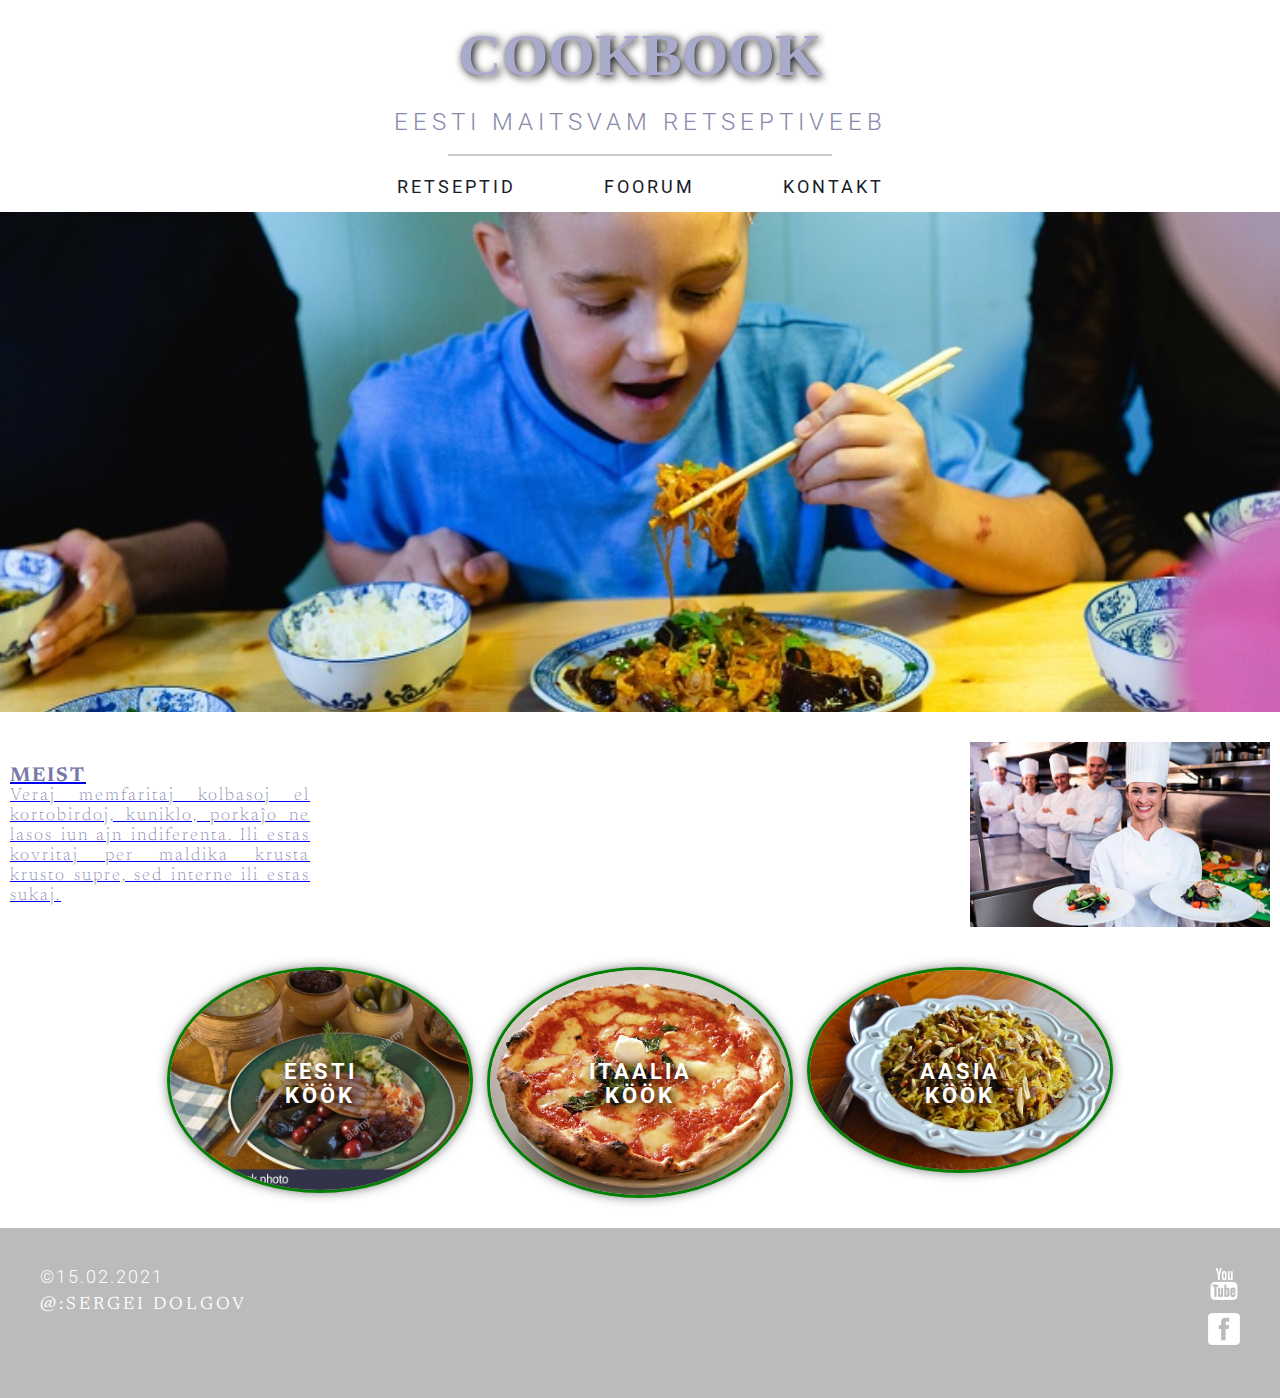
<file: index.html>
<!DOCTYPE html>
<html>
    <head>
        <meta charset="utf-8">
        <meta name="description" content="Parim retsepriraamat Eestis!">
        <meta name="viewport" content="width=device-width, initial-scale=1.0"/>
        <title>COOCKBOOK | Maitsvat ja tervisliku</title>
        <link rel="stylesheet" href="reset.css" /> 
        <link rel="stylesheet" href="style.css" />  
    </head>
    <body>
        <header>
            <section class="logo">
                    <h1>Cookbook</h1>
                    <h2>Eesti maitsvam retseptiveeb</h2>
            </section> 
            <hr />
            <nav>
                <ul>
                    <li><a href="#">Retseptid</a></li>
                    <li><a href="#">Foorum</a></li>
                    <li><a href="#">Kontakt</a></li> 
                </ul>          
            </nav> 
        <div class="header-banner">
        </div>
        </header>            
        <main>

            
            <section class="meist">
                <a href="#" class="gallery-image">
                <div class="container">
                    <p class="meist-header">MEIST</p>
                    <p class="meist-text">Veraj memfaritaj kolbasoj el kortobirdoj, kuniklo, porkaĵo ne lasos iun ajn indiferenta. Ili estas kovritaj per maldika krusta krusto supre, sed interne ili estas sukaj.
                    </p>
                    </div>
                </a>
                <a href="#" class="gallery-image">
                <div class="container">
                    <img src="img/kokad.jpg" alt="kokad" >
                </div>
                </a>          
            </section> 
                    
            <section class="gallery-links">
                <a href="#" class="gallery-image">
                    <div class="container"><img src="img/vorst.jpg" alt="vorst" class="round">
                    <p class=post-header>Eesti köök</p></div>
                </a>
                <a href="#" class="gallery-image">
                    <div class="container"><img src="img/pizza.jpg" alt="pizza" class="round">
                    <p class=post-header>Itaalia köök</p></div>
                </a>
                <a href="#" class="gallery-image">
                    <div class="container"><img src="img/rice.jpg" alt="riis" class="round">
                    <p class=post-header>Aasia köök</p></div>
                </a>
            </section>   
        </main>
        <footer>
            <ul class="footer-links">
                <li><p>&copy;15.02.2021</p></li>
                <li><a href="mailto:dolgov@ut.ee">@:Sergei Dolgov</a></li>
            </ul>
  
            <div class="footer-sm">
                <a href="#"><img src="img/youtube-6-32.png" alt="youtube" /></a>
                <a href="#"><img src="img/facebook-3-32.png" alt="facebook" /></a>
            </div>
        </footer>
    </body>
</html>
</file>
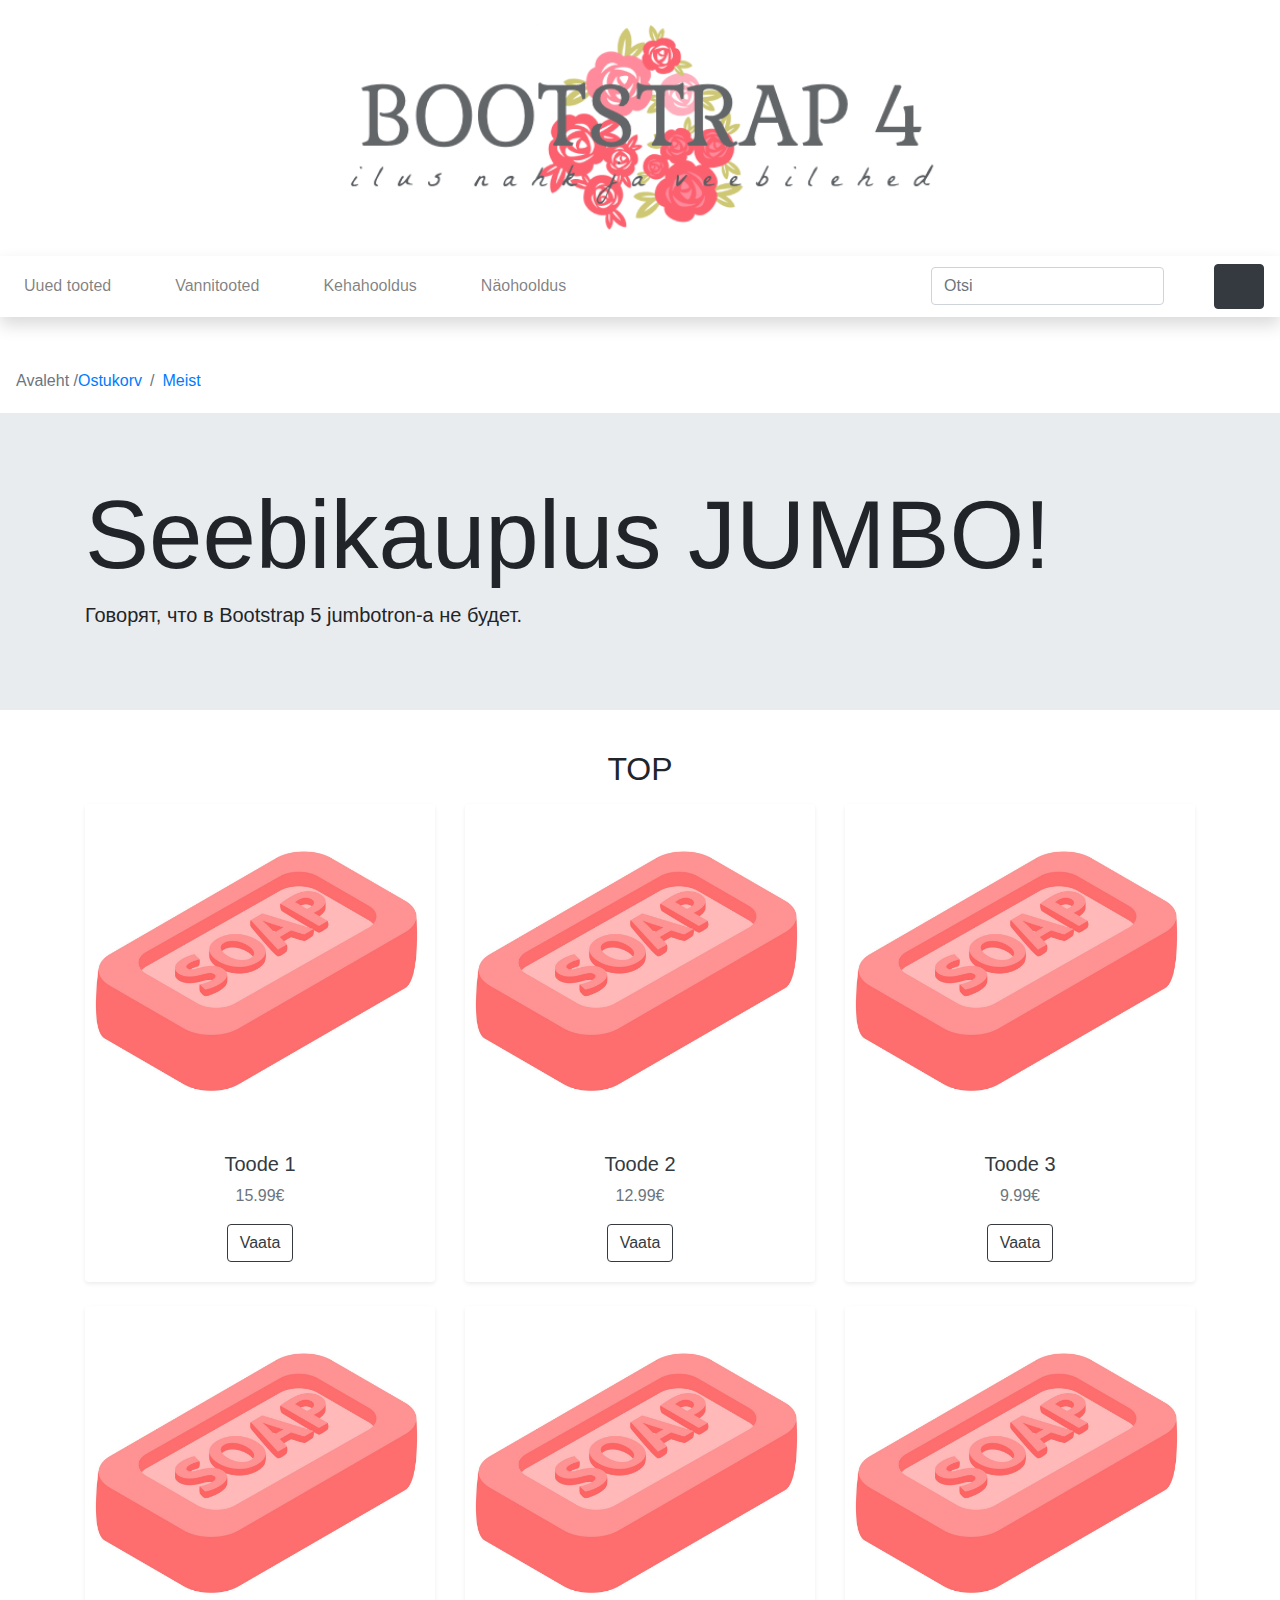
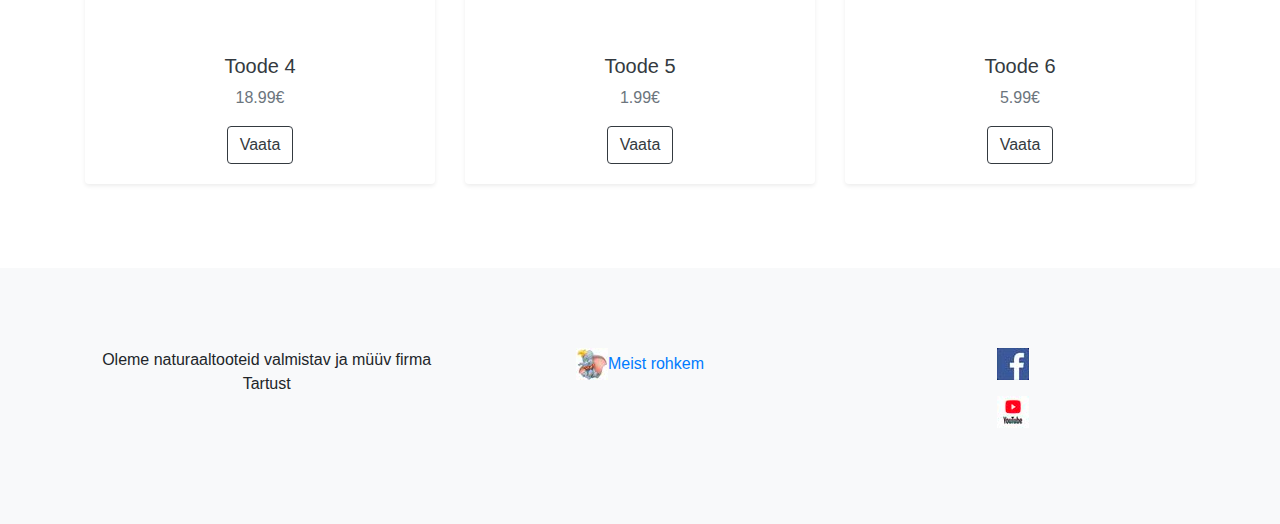
<file: KT2/index.html>
<!doctype html>
<html lang="ee">
    <head>
        <meta charset="utf-8">
        <meta http-equiv="X-UA-Compatible" content="IE=edge">
        <meta name="viewport" content="width=device-width, initial-scale=1, shrink-to-fit=no">
        <meta name="description" content=""> 
        <meta name="author" content="">
        <title>Avaleht</title>
        <!-- Bootstrap CSS -->
        <link rel="stylesheet" href="https://stackpath.bootstrapcdn.com/bootstrap/4.3.1/css/bootstrap.min.css" integrity="sha384-ggOyR0iXCbMQv3Xipma34MD+dH/1fQ784/j6cY/iJTQUOhcWr7x9JvoRxT2MZw1T" crossorigin="anonymous"> 
        <!-- minu CSS -->
        <link rel="stylesheet" href="custom.css">
    </head>
    <body>
        <!-- päis --->
        <header class="py-2">
            <div class="container-fluid">
                <div class="row">
                    <div class="col-lg-12 my-3 text-center"><a href="index.html"><img src="logo2.png" width="50%"></a></div>              
                </div>          
            </div>
        </header>
        <!-- navigatsioon -->
        <nav class="navbar navbar-expand-lg navbar-light bg-white shadow">
            <button class="navbar-toggler" type="button" data-toggle="collapse" data-target="#navbarNavDropdown" aria-controls="navbarNavDropdown" aria-expanded="false" aria-label="Toggle navigation">
                <span class="navbar-toggler-icon"></span>
            </button>
            <div class="collapse navbar-collapse" id="navbarNavDropdown">
                <ul class="navbar-nav mr-auto">
                    <li class="nav-item"><a class="nav-link" href="#">Uued tooted</a></li>
                    <li class="nav-item dropdown">
                        <a class="nav-link" href="#" id="navbarDropdownMenuLink" data-toggle="dropdown" aria-haspopup="true" aria-expanded="false">Vannitooted</a> 
                        <div class="dropdown-menu" aria-labelledby="navbarDropdownMenuLink"> 
                            <a class="dropdown-item" href="#">Vannisoolad</a> 
                            <a class="dropdown-item" href="#">Vannipiimad</a> 
                            <a class="dropdown-item" href="#">Vannipommid</a>
                            <a class="dropdown-item" href="list.html">Seebid ja du&scaron;igeelid</a>
                        </div> 
                    </li> 
                    <li class="nav-item dropdown"> 
                        <a class="nav-link" href="#" id="navbarDropdownMenuLink" data-toggle="dropdown" aria-haspopup="true" aria-expanded="false">Kehahooldus</a> 
                        <div class="dropdown-menu" aria-labelledby="navbarDropdownMenuLink"> 
                            <a class="dropdown-item" href="#">Kehakreemid</a> 
                            <a class="dropdown-item" href="#">Keha&otilde;lid</a> 
                            <a class="dropdown-item" href="#">Kehakoorijad</a> 
                            <a class="dropdown-item" href="#">Deodorandid</a> 
                            <a class="dropdown-item" href="#">K&auml;te ja jalgade hooldus</a>  
                        </div> 
                    </li> 
                    <li class="nav-item dropdown"> 
                        <a class="nav-link" href="#" id="navbarDropdownMenuLink" data-toggle="dropdown" aria-haspopup="true" aria-expanded="false">N&auml;ohooldus</a> 
                        <div class="dropdown-menu" aria-labelledby="navbarDropdownMenuLink"> 
                            <a class="dropdown-item" href="#">Puhastus ja toniseerimine</a> 
                            <a class="dropdown-item" href="#">Niisutus ja toitmine</a> 
                            <a class="dropdown-item" href="#">Koorijad ja maskid</a> 
                        </div> 
                    </li> 
                </ul>
                <!-- search -->
                <form class="form-inline my-2 my-lg-0">
                    <input class="form-control mr-sm-2" type="search" placeholder="Otsi" aria-label="Search">
                    <button class="btn btn-outline-white my-2 my-sm-0" type="submit"><a href="index.html"><svg class="lnr lnr-magnifier"><use xlink:href="#lnr-magnifier"></use></svg></button>
                </form>
            </div>
            <!-- cart -->
            <!--
            <svg class="lnr mt-auto mr-3 my-3 lnr-cart"><use xlink:href="#lnr-cart"></use></svg>
            -->
            <button class="btn btn-dark my-2 my-sm-0" type="submit"><svg class="lnr lnr-cart"><use xlink:href="#lnr-cart"></use></svg></button>
        </nav> 
        <!-- breadcrumb -->
        <section>
            <nav aria-label="breadcrumb">
                <ol class="breadcrumb bg-white my-2">
                    <li class="breadcrumb-item active">Avaleht / </li>
                    <li class="breadcrumb-item"><a href="cart.html">Ostukorv</a></li>
					<li class="breadcrumb-item"><a href="about.html">Meist</a></li>
                </ol>
            </nav>  
        </section>
        <!-- jumbotron --->
		<div class="jumbotron jumbotron-fluid">
			<div class="container">
				<h1 class="display-1">Seebikauplus JUMBO!</h1>
				<p class="lead">Говорят, что в Bootstrap 5 jumbotron-а не будет.</p>
			</div>
		</div>
        <!-- tooted --->
        <section>
            <div class="container">
                <h2 class="h mb-3">TOP</h2>
                <div class="row"> 
                    <div class="col-md-4 mb-4"> 
                        <div class="card shadow-sm border-0 h-100 text-center"><a href="#"><img src="soap.png" alt="" class="card-img-top"></a> 
                            <div class="card-body"> 
                                <h5> <a href="#" class="text-dark">Toode 1</a></h5>
                                <p class="text-muted card-text"> 15.99&#8364;</p> 
                                <a role="button" href="#" class="btn btn-outline-dark">Vaata</a>
                            </div> 
                        </div> 
                    </div> 
                    <div class="col-md-4 mb-4"> 
                        <div class="card shadow-sm border-0 h-100 text-center"><a href="#"><img src="soap.png" alt="" class="card-img-top"></a> 
                            <div class="card-body"> 
                                <h5> <a href="#" class="text-dark">Toode 2</a></h5>
                                <p class="text-muted card-text"> 12.99&#8364;</p> 
                                <a role="button" href="#" class="btn btn-outline-dark">Vaata</a>
                            </div> 
                        </div> 
                    </div> 
                    <div class="col-md-4 mb-4"> 
                        <div class="card shadow-sm border-0 h-100 text-center"><a href="#"><img src="soap.png" alt="" class="card-img-top"></a> 
                            <div class="card-body"> 
                                <h5> <a href="#" class="text-dark">Toode 3</a></h5>
                                <p class="text-muted card-text"> 9.99&#8364;</p> 
                                <a role="button" href="#" class="btn btn-outline-dark">Vaata</a>
                            </div> 
                        </div> 
                    </div> 
                    <div class="col-md-4 mb-4"> 
                        <div class="card shadow-sm border-0 h-100 text-center"><a href="#"><img src="soap.png" alt="" class="card-img-top"></a> 
                            <div class="card-body"> 
                                <h5> <a href="#" class="text-dark">Toode 4</a></h5>
                                <p class="text-muted card-text"> 18.99&#8364;</p> 
                                <a role="button" href="#" class="btn btn-outline-dark">Vaata</a>
                            </div> 
                        </div> 
                    </div> 
                    <div class="col-md-4 mb-4"> 
                        <div class="card shadow-sm border-0 h-100 text-center"><a href="#"><img src="soap.png" alt="" class="card-img-top"></a> 
                            <div class="card-body"> 
                                <h5> <a href="#" class="text-dark">Toode 5</a></h5>
                                <p class="text-muted card-text"> 1.99&#8364;</p> 
                                <a role="button" href="#" class="btn btn-outline-dark">Vaata</a>
                            </div> 
                        </div> 
                    </div>
                    <div class="col-md-4 mb-4"> 
                        <div class="card shadow-sm border-0 h-100 text-center"><a href="#"><img src="soap.png" alt="" class="card-img-top"></a> 
                            <div class="card-body"> 
                                <h5> <a href="#" class="text-dark">Toode 6</a></h5>
                                <p class="text-muted card-text"> 5.99&#8364;</p> 
                                <a role="button" href="#" class="btn btn-outline-dark">Vaata</a>
                            </div> 
                        </div> 
                    </div> 
                </div>
            </div>
        </section>   
        <!-- jalus --->
        <footer class="bg-light">
            <div class="container-fluid">
                <div class="row">

					<div class="col-lg-4 col-md-4 col-sm-12  text-center">Oleme naturaaltooteid valmistav ja müüv firma Tartust</div>
                    <div class="col-lg-4 col-md-4 col-sm-12  text-center"><a href="about.html"><img src="jumbo32.jpg" alt="jumbo" />Meist rohkem</a></div>
                    <div class="col-lg-4 col-md-4 col-sm-12  text-center">
						<p><a href="#"><img src="facebook-3-32.jpg" alt="Facebook" /></a>
						<p><a href="#"><img src="youtube-6-32.jpg" alt="youtube" /></a>
					</div>

                </div>
            </div>
        </footer>       
        <!-- jQuery, Popper.js, Bootstrap JS -->
        <script src="https://code.jquery.com/jquery-3.3.1.slim.min.js" integrity="sha384-q8i/X+965DzO0rT7abK41JStQIAqVgRVzpbzo5smXKp4YfRvH+8abtTE1Pi6jizo" crossorigin="anonymous"></script>
        <script src="https://cdnjs.cloudflare.com/ajax/libs/popper.js/1.14.7/umd/popper.min.js" integrity="sha384-UO2eT0CpHqdSJQ6hJty5KVphtPhzWj9WO1clHTMGa3JDZwrnQq4sF86dIHNDz0W1" crossorigin="anonymous"></script>
        <script src="https://stackpath.bootstrapcdn.com/bootstrap/4.3.1/js/bootstrap.min.js" integrity="sha384-JjSmVgyd0p3pXB1rRibZUAYoIIy6OrQ6VrjIEaFf/nJGzIxFDsf4x0xIM+B07jRM" crossorigin="anonymous"></script>
        <script src="https://cdn.linearicons.com/free/1.0.0/svgembedder.min.js"></script>
  </body>
</html>
</file>
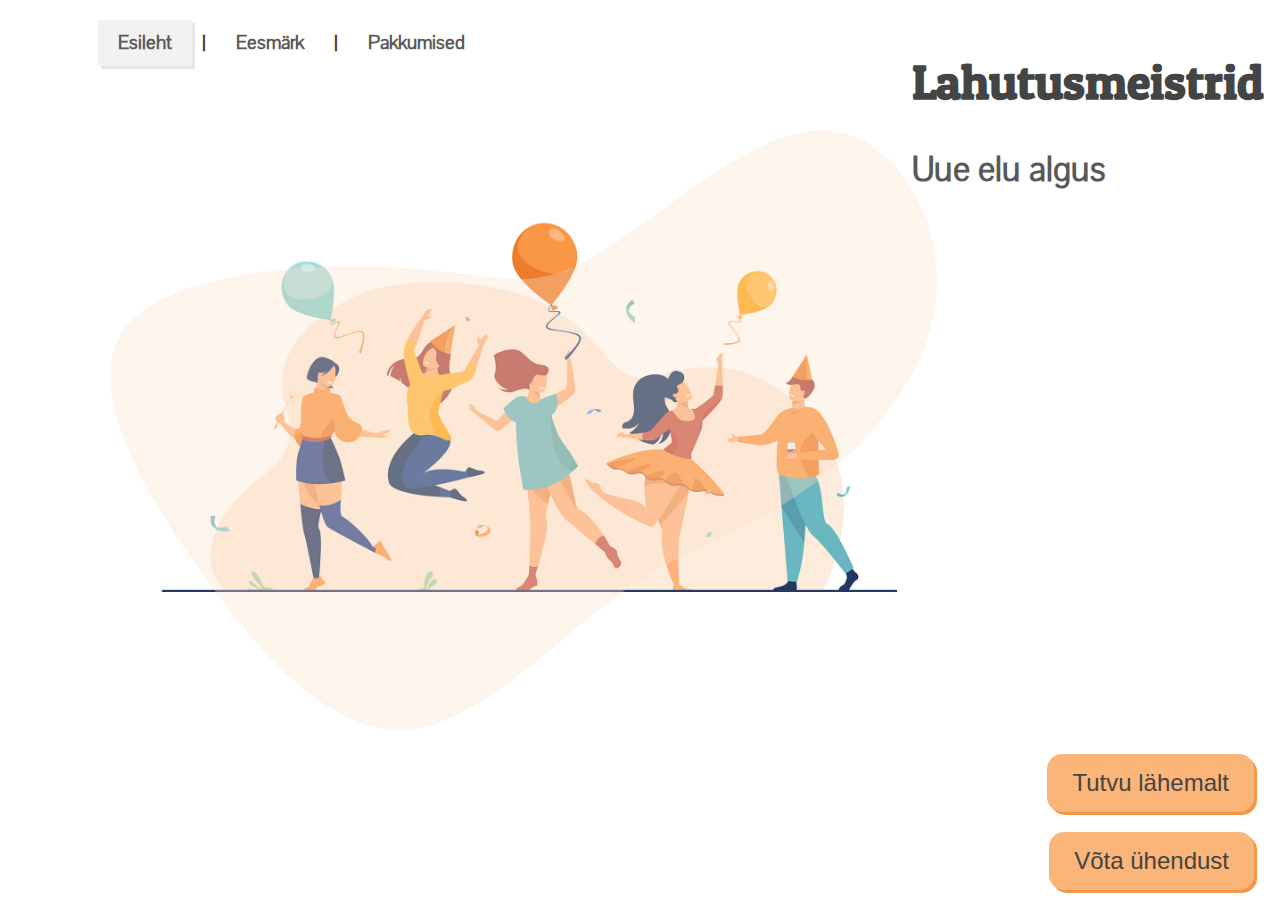
<file: Projekt/index.html>
<!DOCTYPE html>
<html lang="EE">


<head>
    <meta charset="utf-8">
    <meta name="viewport" content="width=device-width, initial-scale=1.0">
    <title></title>
</head>



<body>

<header>
    <ul class="nav">
        <li class="nav-link active">
			<a href="index.html">Esileht</a>
		</li>
					<li>|</li>
        <li class="nav-item">
			<a href="eesmark.html">Eesm&auml;rk</a>		
		</li>
		<li>|</li>
        <li class="nav-item">
			<a href="pakkumised.html">Pakkumised</a>
		</li>
    </ul>
</header>
<main>
	<br>
    <ul class="flex-container">
        <li class="pilt"><img alt="pilt" src="./5264.jpg" style="max-width:80%">
                <div class="top-right">
					<H1>Lahutusmeistrid</H1>
					<h3>Uue elu algus</h3>
				</div>
				<br>
				<div class="bottom-right">
                <div class="btn-group">
					<button class="button">
                    Tutvu l&auml;hemalt</button>
	
					<button class="button">V&otilde;ta &uuml;hendust</button>
				</div>
            </div>
            </div>
        </li> 
    </ul> 
</main>

</body>

</html>
<link rel="stylesheet" href="style.css">
</file>
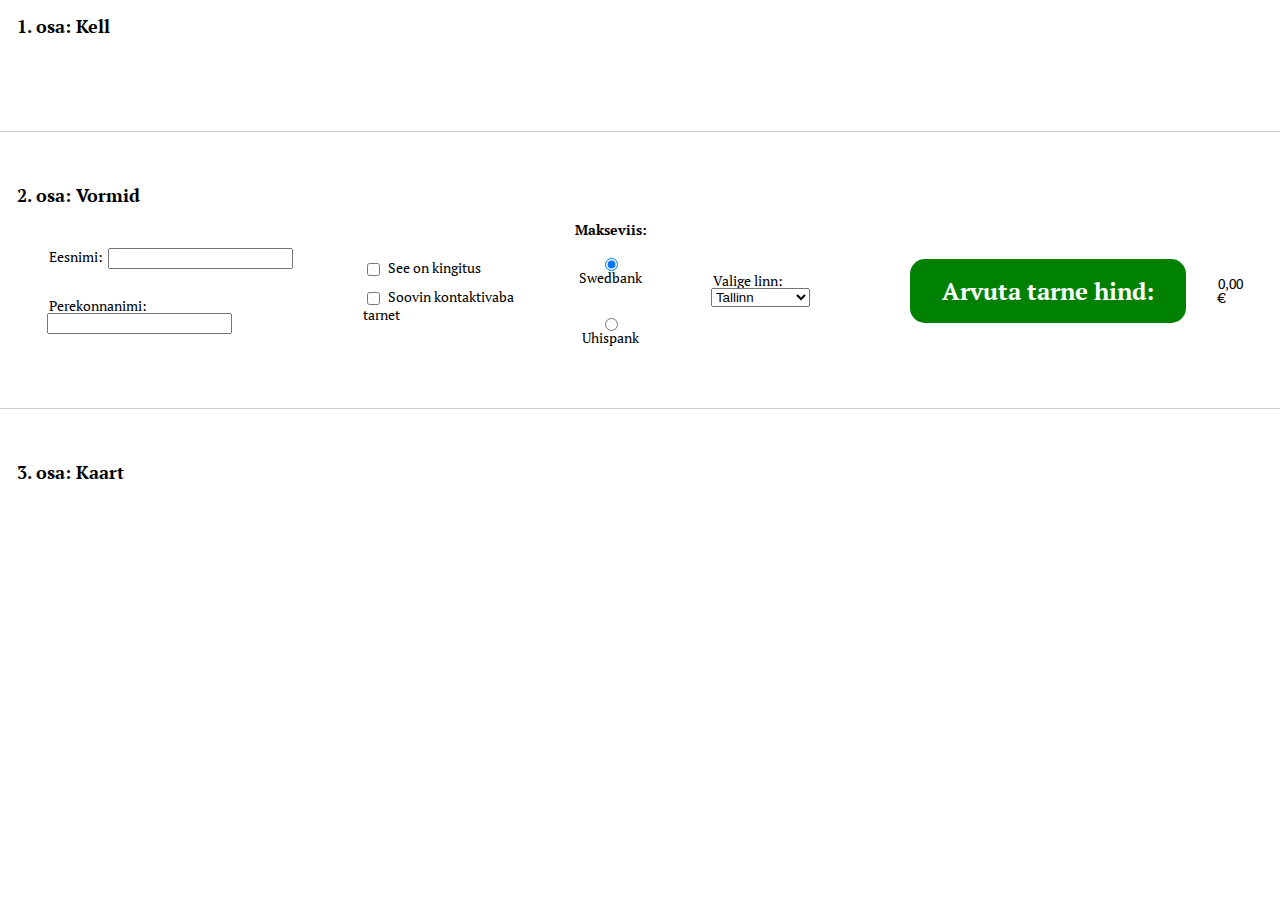
<file: YL6/index.html>
<!DOCTYPE html>
<html>
    <head>
        <meta charset="utf-8">
        <meta name="viewport" content="width=device-width, initial-scale=1.0">
        <title></title>
        <link rel="stylesheet" href="reset.css">
        <link rel="stylesheet" href="style.css">
    </head>
    <body>
        <main>
            <section id="section1">
                <h3>1. osa: Kell</h3>
                <div id="clock"></div>
            </section>
            <hr>
            <section id="section2">
                <h3>2. osa: Vormid</h3>
                <form id="form">
                    <!-- input field --->
                    <div id="input-fields">
                        <div id="first-name">
                            <label for="fname">Eesnimi:</label>
                            <input type="text" id="fname" name="fname">
                        </div>
                        <div id="last-name">
                            <label for="lname">Perekonnanimi:</label>
                            <input type="text" id="lname" name="lname">
                        </div>
                    </div>
                    <!-- checkbox --->
                    <div  id="form-checkbox">
                        <div class="box">
                            <input type="checkbox" id="v1" name="v1" value="present">
                            <label for="v1"> See on kingitus</label> <!-- 5€ --->
                        </div>
                        <div class="box">
                            <input type="checkbox" id="v2" name="v2" value="contactless">
                            <label for="v2"> Soovin kontaktivaba tarnet</label> <!-- 1€ --->
                        </div>    
                    </div> 
					
					
					
                    <!-- radiobox --->
					<fieldset>
					
					  <div  id="form-radiobox">
					 	<legend>Makseviis:</legend>
                        <div class="rbtn">
                            <input type="radio" id="rb1" name="p" value="Swed" checked>
                            <label for="rb1">Swedbank</label><br> <!-- 1€ --->
                        </div>
                        <div class="rbtn">
                            <input type="radio" id="rb2" name="p" value="Uhis">
                            <label for="rb2"> Uhispank</label><br> <!-- 0.51€ --->
                        </div>    
                     </div>
					</fieldset>					
					<!-- dropdown --->
                    <div id="dropdown">
                        <label for="linn">Valige linn: </label>
                        <select name="linn" id="linn">
                            <option value="">- Valige linn -</option> 
                            <option value="tln" selected>Tallinn</option> <!-- 0€ --->
                            <option value="trt">Tartu</option> <!-- 2.5€ --->
                            <option value="nrv">Narva</option> <!-- 2.5€ --->
                            <option value="prn">P&auml;rnu</option> <!-- 3€ --->
                        </select>
                    </div>
                    <div id="calc">
                        <input type="submit" value="Arvuta tarne hind:" id="btn-delivery">   
                    </div>
                    <div id="delivery"></div>
                </form>
            </section> 
            <hr>
            <section id="section3">
                <h3>3. osa: Kaart</h3>
                <div id="map"></div>
            </section>
        </main>
        <script type='text/javascript' src="script.js"></script>
        <script type='text/javascript' src='https://www.bing.com/api/maps/mapcontrol?callback=GetMap&key=[AqLLRE37SJGqIxXEYxezPUa6fF2oCzl3cvG4n05FtFIVBrotBYxchpMYYpwuxBak]' async defer></script>
    </body>
</html>
</file>
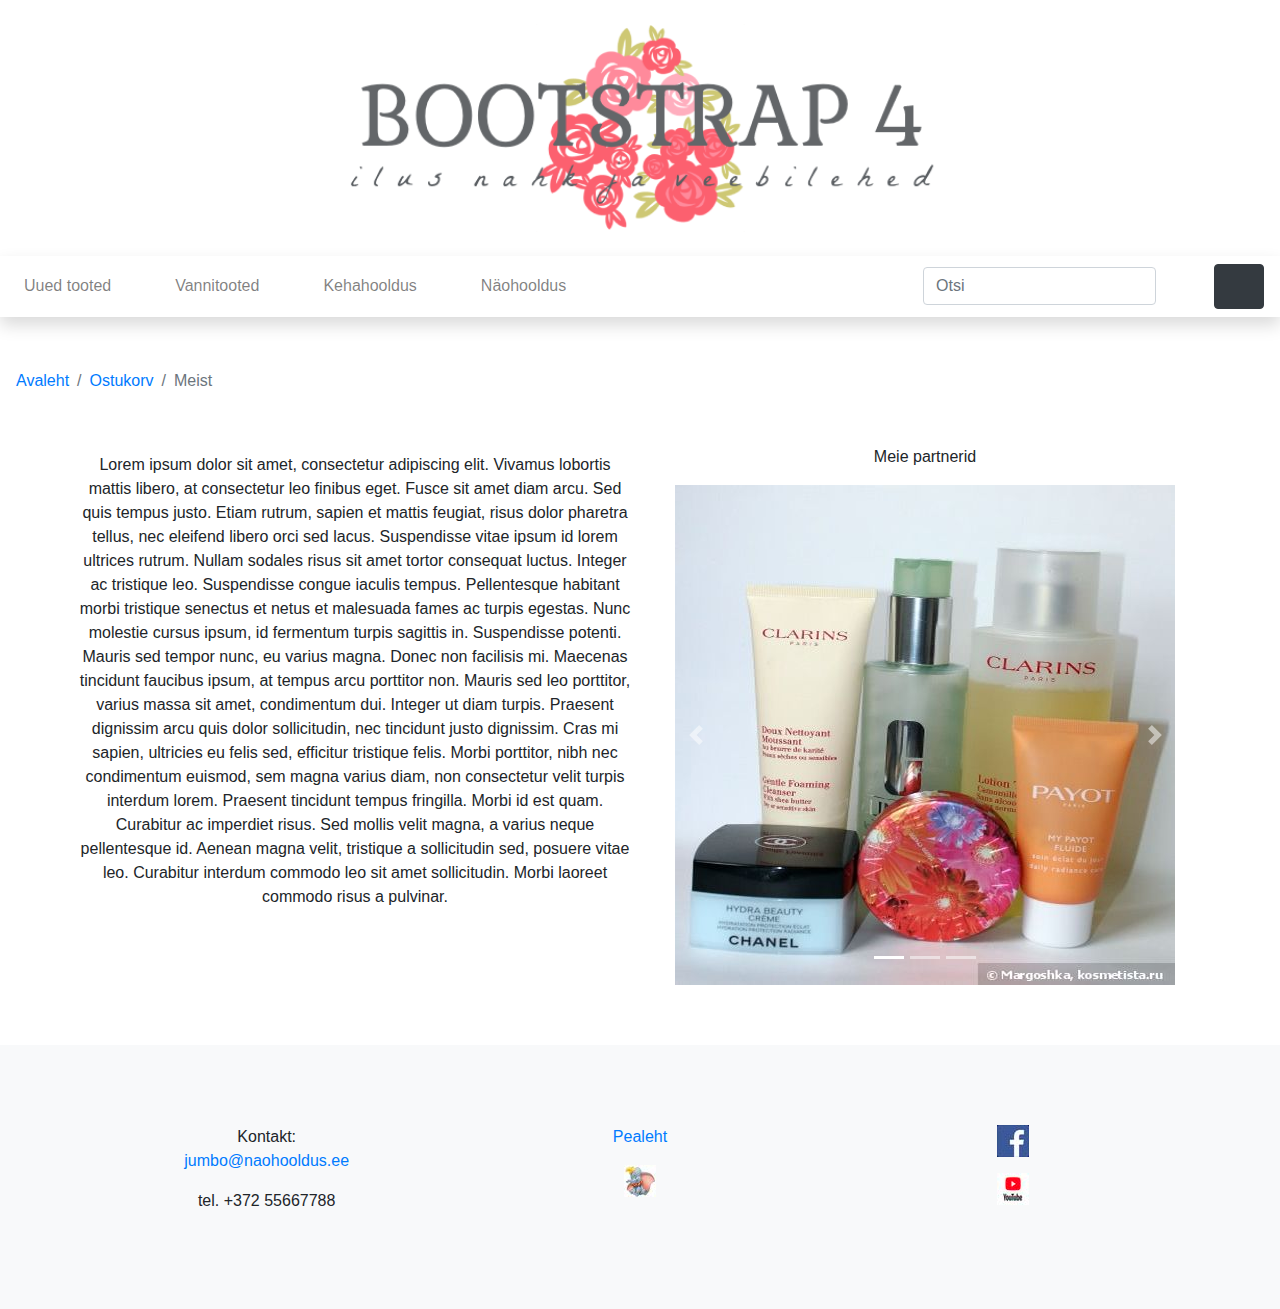
<file: KT2/about.html>
<!doctype html>
<html lang="ee">
    <head>
        <meta charset="utf-8">
        <meta http-equiv="X-UA-Compatible" content="IE=edge">
        <meta name="viewport" content="width=device-width, initial-scale=1, shrink-to-fit=no">
        <meta name="description" content=""> 
        <meta name="author" content="">
        <title>Meist</title>
        <!-- Bootstrap CSS -->
        <link rel="stylesheet" href="https://stackpath.bootstrapcdn.com/bootstrap/4.3.1/css/bootstrap.min.css" integrity="sha384-ggOyR0iXCbMQv3Xipma34MD+dH/1fQ784/j6cY/iJTQUOhcWr7x9JvoRxT2MZw1T" crossorigin="anonymous"> 
        <!-- minu CSS -->
        <link rel="stylesheet" href="custom.css">
    </head>
    <body>

        <!-- päis -->
        <header class="py-2">
            <div class="container-fluid">
                <div class="row">
                    <div class="col-lg-12 my-3 text-center"><img src="logo2.png" width="50%"></div>              
                </div>          
            </div>
        </header>
        <!-- navigatsioon -->
        <nav class="navbar navbar-expand-lg navbar-light bg-white shadow">
            <button class="navbar-toggler" type="button" data-toggle="collapse" data-target="#navbarNavDropdown" aria-controls="navbarNavDropdown" aria-expanded="false" aria-label="Toggle navigation">
                <span class="navbar-toggler-icon"></span>
            </button>
            <div class="collapse navbar-collapse" id="navbarNavDropdown">
                <ul class="navbar-nav mr-auto">
                    <li class="nav-item"><a class="nav-link" href="#">Uued tooted</a></li>
                    <li class="nav-item dropdown">
                        <a class="nav-link" href="#" id="navbarDropdownMenuLink" data-toggle="dropdown" aria-haspopup="true" aria-expanded="false">Vannitooted</a> 
                        <div class="dropdown-menu" aria-labelledby="navbarDropdownMenuLink"> 
                            <a class="dropdown-item" href="#">Vannisoolad</a> 
                            <a class="dropdown-item" href="#">Vannipiimad</a> 
                            <a class="dropdown-item" href="#">Vannipommid</a>
                            <a class="dropdown-item" href="list.html">Seebid ja du&scaron;igeelid</a>
                        </div> 
                    </li> 
                    <li class="nav-item dropdown"> 
                        <a class="nav-link" href="#" id="navbarDropdownMenuLink" data-toggle="dropdown" aria-haspopup="true" aria-expanded="false">Kehahooldus</a> 
                        <div class="dropdown-menu" aria-labelledby="navbarDropdownMenuLink"> 
                            <a class="dropdown-item" href="#">Kehakreemid</a> 
                            <a class="dropdown-item" href="#">Keha&otilde;lid</a> 
                            <a class="dropdown-item" href="#">Kehakoorijad</a> 
                            <a class="dropdown-item" href="#">Deodorandid</a> 
                            <a class="dropdown-item" href="#">K&auml;te ja jalgade hooldus</a>  
                        </div> 
                    </li> 
                    <li class="nav-item dropdown"> 
                        <a class="nav-link" href="#" id="navbarDropdownMenuLink" data-toggle="dropdown" aria-haspopup="true" aria-expanded="false">N&auml;ohooldus</a> 
                        <div class="dropdown-menu" aria-labelledby="navbarDropdownMenuLink"> 
                            <a class="dropdown-item" href="#">Puhastus ja toniseerimine</a> 
                            <a class="dropdown-item" href="#">Niisutus ja toitmine</a> 
                            <a class="dropdown-item" href="#">Koorijad ja maskid</a> 
                        </div> 
                    </li> 
                </ul>
                <!-- search -->
                <form class="form-inline m-2 my-lg-0">
                    <input class="form-control mr-sm-2" type="search" placeholder="Otsi" aria-label="Search">
                    <button class="btn btn-outline-white my-2 my-sm-0" type="submit"><svg class="lnr lnr-magnifier"><use xlink:href="#lnr-magnifier"></use></svg></button>
                </form>
            </div>
            <!-- cart -->
            <a href="cart.html"><button class="btn btn-dark my-2 my-sm-0" type="submit"><svg class="lnr lnr-cart"><use xlink:href="#lnr-cart"></use></svg></button></a>
        </nav> 
        <section>
            <!-- breadcrumb -->
            <nav aria-label="breadcrumb" >
                <ol class="breadcrumb bg-white my-2">
                    <li class="breadcrumb-item"><a href="index.html">Avaleht</a></li>
                    <li class="breadcrumb-item"><a href="cart.html">Ostukorv</a></li>
					<li class="breadcrumb-item active">Meist</li>
                </ol>
            </nav>
        </section>
        <!-- ostukorv -->
        <section>
            <div class="container">
                <div class="row">
                    <div class="col-lg-6 d-flex align-items-start flex-column">
                        <div class="mb-auto p-2 row text-center">
 Lorem ipsum dolor sit amet, consectetur adipiscing elit. Vivamus lobortis mattis libero, at consectetur leo finibus eget. Fusce sit amet diam arcu. Sed quis tempus justo. Etiam rutrum, sapien et mattis feugiat, risus dolor pharetra tellus, nec eleifend libero orci sed lacus. Suspendisse vitae ipsum id lorem ultrices rutrum. Nullam sodales risus sit amet tortor consequat luctus. Integer ac tristique leo. Suspendisse congue iaculis tempus. Pellentesque habitant morbi tristique senectus et netus et malesuada fames ac turpis egestas. Nunc molestie cursus ipsum, id fermentum turpis sagittis in. Suspendisse potenti. Mauris sed tempor nunc, eu varius magna.

Donec non facilisis mi. Maecenas tincidunt faucibus ipsum, at tempus arcu porttitor non. Mauris sed leo porttitor, varius massa sit amet, condimentum dui. Integer ut diam turpis. Praesent dignissim arcu quis dolor sollicitudin, nec tincidunt justo dignissim. Cras mi sapien, ultricies eu felis sed, efficitur tristique felis. Morbi porttitor, nibh nec condimentum euismod, sem magna varius diam, non consectetur velit turpis interdum lorem. Praesent tincidunt tempus fringilla. Morbi id est quam. Curabitur ac imperdiet risus. Sed mollis velit magna, a varius neque pellentesque id. Aenean magna velit, tristique a sollicitudin sed, posuere vitae leo. Curabitur interdum commodo leo sit amet sollicitudin. Morbi laoreet commodo risus a pulvinar.                         </div>
                    </div>
                    <div class="col-lg-6   text-center">
					Meie partnerid<p>
<!-- Carousel wrapper -->
<!-- Bootstrap 4 -->
						<div id="carousel" class="carousel slide carousel-fade" data-ride="carousel"  data-interval=1000>
						<!-- Indikaatorid -->
							<ol class="carousel-indicators">
								<li data-target="#carousel" data-slide-to="0" class="active"></li>
								<li data-target="#carousel" data-slide-to="1"></li>
								<li data-target="#carousel" data-slide-to="2"></li>
							</ol>
						<div class="carousel-inner">
							<div class="carousel-item active">
								<img class="img-fluid" src="f1.jpg" alt="Valik 1">
							</div>
							<div class="carousel-item">
								<img class="img-fluid" src="f2.jpg" alt="Valik 2">
							</div>
							<div class="carousel-item">
								<img class="img-fluid" src="f3.jpg" alt="Valik 3">
							</div>
						</div>
						<!-- Juhtelemendid -->
							<a class="carousel-control-prev" href="#carousel" role="button" data-slide="prev">
								<span class="carousel-control-prev-icon" aria-hidden="false"></span>
								<span class="sr-only">Eelmine</span>
							</a>
							<a class="carousel-control-next" href="#carousel" role="button" data-slide="next">
								<span class="carousel-control-next-icon" aria-hidden="false"></span>
								<span class="sr-only">Järgmine</span>
							</a>
						</div>
<!-- Carousel wrapper -->
					</div>           
                </div>   
            </div>
        </section>
		
        <!-- jalus -->
        <footer class="bg-light">
            <div class="container-fluid">
                <div class="row">
					<div class="col-lg-4 col-md-4 col-sm-12  text-center">
					Kontakt:
					<p><a href="mailto:jumbo@naohooldus.ee">jumbo@naohooldus.ee</a></p>
					<p>tel. +372 55667788</p>
					</div>
                    <div class="col-lg-4 col-md-4 col-sm-12  text-center"><p><a href="index.html">Pealeht</a><p><img src="jumbo32.jpg" alt="jumbo" /></div>
                    <div class="col-lg-4 col-md-4 col-sm-12  text-center">
						<p><a href="#"><img src="facebook-3-32.jpg" alt="Facebook" /></a>
						<p><a href="#"><img src="youtube-6-32.jpg" alt="youtube" /></a>
					</div>
                </div>
            </div>
        </footer>        
        <!-- jQuery, Popper.js, Bootstrap JS -->
        <script src="https://cdn.linearicons.com/free/1.0.0/svgembedder.min.js"></script>
		<script src="https://code.jquery.com/jquery-3.3.1.slim.min.js" integrity="sha384-q8i/X+965DzO0rT7abK41JStQIAqVgRVzpbzo5smXKp4YfRvH+8abtTE1Pi6jizo" crossorigin="anonymous"></script>
		<script src="https://cdnjs.cloudflare.com/ajax/libs/popper.js/1.14.3/umd/popper.min.js" integrity="sha384-ZMP7rVo3mIykV+2+9J3UJ46jBk0WLaUAdn689aCwoqbBJiSnjAK/l8WvCWPIPm49" crossorigin="anonymous"></script>
		<script src="https://stackpath.bootstrapcdn.com/bootstrap/4.1.3/js/bootstrap.min.js" integrity="sha384-ChfqqxuZUCnJSK3+MXmPNIyE6ZbWh2IMqE241rYiqJxyMiZ6OW/JmZQ5stwEULTy" crossorigin="anonymous"></script>
    </body>
</html>
</file>
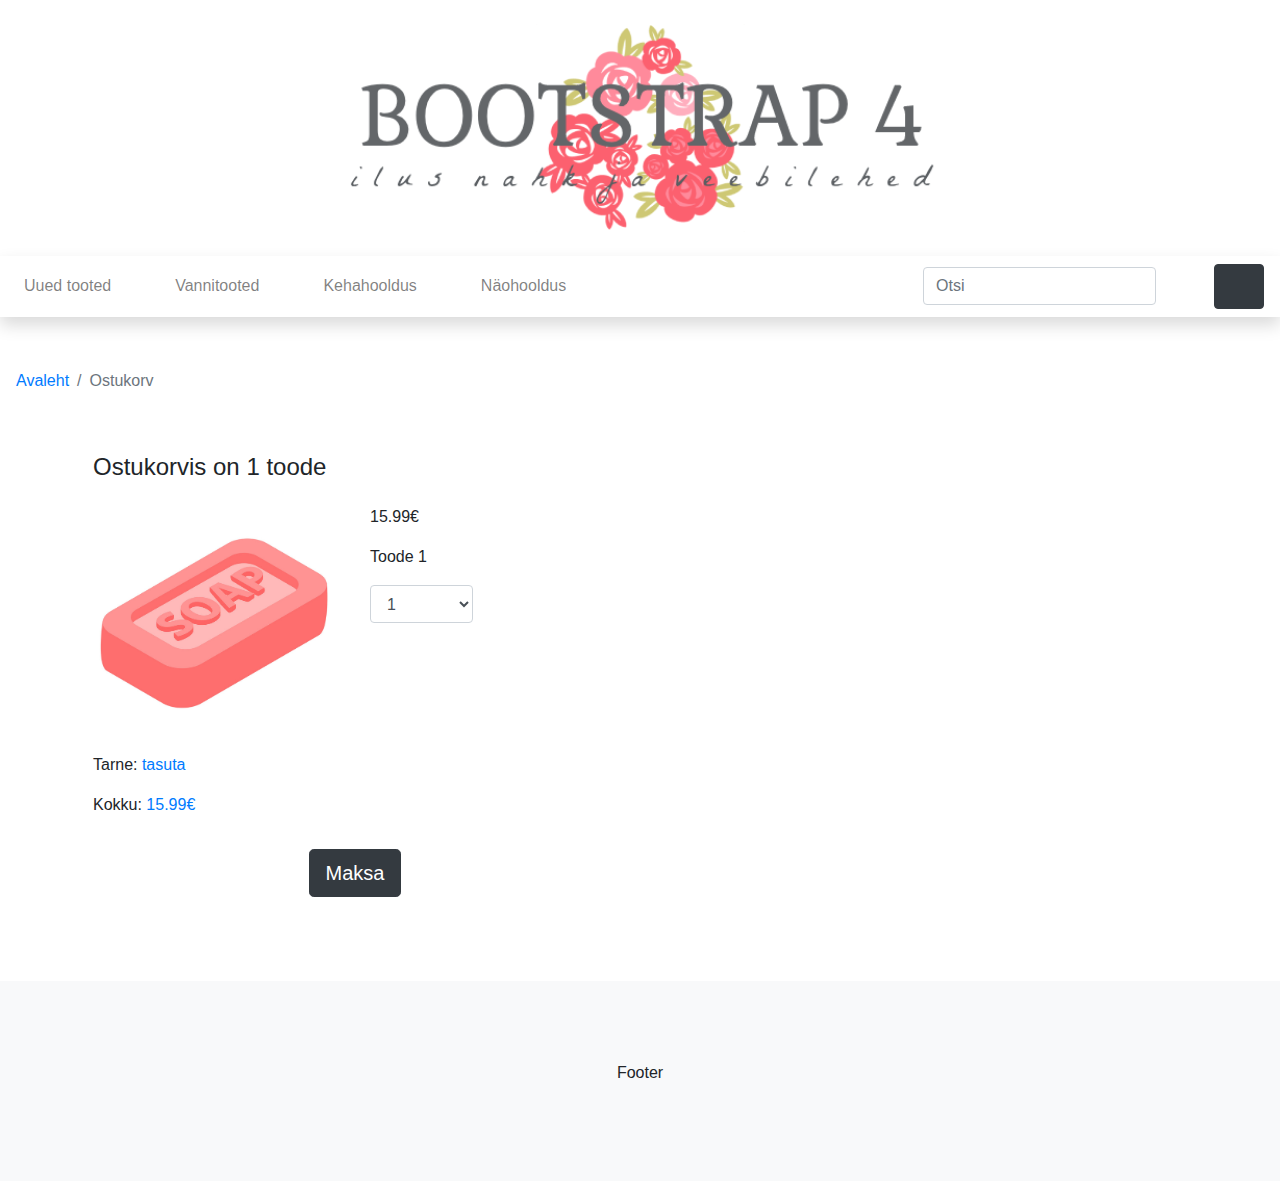
<file: KT2/cart.html>
<!doctype html>
<html lang="ee">
    <head>
        <meta charset="utf-8">
        <meta http-equiv="X-UA-Compatible" content="IE=edge">
        <meta name="viewport" content="width=device-width, initial-scale=1, shrink-to-fit=no">
        <meta name="description" content=""> 
        <meta name="author" content="">
        <title>Ostukorv</title>
        <!-- Bootstrap CSS -->
        <link rel="stylesheet" href="https://stackpath.bootstrapcdn.com/bootstrap/4.3.1/css/bootstrap.min.css" integrity="sha384-ggOyR0iXCbMQv3Xipma34MD+dH/1fQ784/j6cY/iJTQUOhcWr7x9JvoRxT2MZw1T" crossorigin="anonymous"> 
        <!-- minu CSS -->
        <link rel="stylesheet" href="custom.css">
    </head>
    <body>
        <!-- päis -->
        <header class="py-2">
            <div class="container-fluid">
                <div class="row">
                    <div class="col-lg-12 my-3 text-center"><img src="logo2.png" width="50%"></div>              
                </div>          
            </div>
        </header>
        <!-- navigatsioon -->
        <nav class="navbar navbar-expand-lg navbar-light bg-white shadow">
            <button class="navbar-toggler" type="button" data-toggle="collapse" data-target="#navbarNavDropdown" aria-controls="navbarNavDropdown" aria-expanded="false" aria-label="Toggle navigation">
                <span class="navbar-toggler-icon"></span>
            </button>
            <div class="collapse navbar-collapse" id="navbarNavDropdown">
                <ul class="navbar-nav mr-auto">
                    <li class="nav-item"><a class="nav-link" href="#">Uued tooted</a></li>
                    <li class="nav-item dropdown">
                        <a class="nav-link" href="#" id="navbarDropdownMenuLink" data-toggle="dropdown" aria-haspopup="true" aria-expanded="false">Vannitooted</a> 
                        <div class="dropdown-menu" aria-labelledby="navbarDropdownMenuLink"> 
                            <a class="dropdown-item" href="#">Vannisoolad</a> 
                            <a class="dropdown-item" href="#">Vannipiimad</a> 
                            <a class="dropdown-item" href="#">Vannipommid</a>
                            <a class="dropdown-item" href="list.html">Seebid ja du&scaron;igeelid</a>
                        </div> 
                    </li> 
                    <li class="nav-item dropdown"> 
                        <a class="nav-link" href="#" id="navbarDropdownMenuLink" data-toggle="dropdown" aria-haspopup="true" aria-expanded="false">Kehahooldus</a> 
                        <div class="dropdown-menu" aria-labelledby="navbarDropdownMenuLink"> 
                            <a class="dropdown-item" href="#">Kehakreemid</a> 
                            <a class="dropdown-item" href="#">Keha&otilde;lid</a> 
                            <a class="dropdown-item" href="#">Kehakoorijad</a> 
                            <a class="dropdown-item" href="#">Deodorandid</a> 
                            <a class="dropdown-item" href="#">K&auml;te ja jalgade hooldus</a>  
                        </div> 
                    </li> 
                    <li class="nav-item dropdown"> 
                        <a class="nav-link" href="#" id="navbarDropdownMenuLink" data-toggle="dropdown" aria-haspopup="true" aria-expanded="false">N&auml;ohooldus</a> 
                        <div class="dropdown-menu" aria-labelledby="navbarDropdownMenuLink"> 
                            <a class="dropdown-item" href="#">Puhastus ja toniseerimine</a> 
                            <a class="dropdown-item" href="#">Niisutus ja toitmine</a> 
                            <a class="dropdown-item" href="#">Koorijad ja maskid</a> 
                        </div> 
                    </li> 
                </ul>
                <!-- search -->
                <form class="form-inline m-2 my-lg-0">
                    <input class="form-control mr-sm-2" type="search" placeholder="Otsi" aria-label="Search">
                    <button class="btn btn-outline-white my-2 my-sm-0" type="submit"><svg class="lnr lnr-magnifier"><use xlink:href="#lnr-magnifier"></use></svg></button>
                </form>
            </div>
            <!-- cart -->
            <a href="cart.html"><button class="btn btn-dark my-2 my-sm-0" type="submit"><svg class="lnr lnr-cart"><use xlink:href="#lnr-cart"></use></svg></button></a>
        </nav> 
        <section>
            <!-- breadcrumb -->
            <nav aria-label="breadcrumb" >
                <ol class="breadcrumb bg-white my-2">
                    <li class="breadcrumb-item"><a href="index.html">Avaleht</a></li>
                    <li class="breadcrumb-item active">Ostukorv</li>
                </ol>
            </nav>
        </section>
        <!-- ostukorv -->
        <section>
            <div class="container">
                <div class="row">
                    <div class="col-lg-6 d-flex align-items-start flex-column">
                        <div class="mb-auto p-2"><h4>Ostukorvis on 1 toode</h4></div>    
                        <div class="mb-auto p-2 row">
                            <div class="col-lg-6">
                                <img src="soap.png" width="100%">
                            </div>
                            <div class="col-lg-6">
                                <p>15.99&#8364;</p>
                                <p>Toode 1</p>
                                    <select class="form-control col-lg-5 form-sm" id="kogus">
                                        <option>0</option>
                                        <option selected="selected">1</option>
                                        <option>2</option>
                                        <option>3</option>
                                    </select>
                                <br/>
                            </div>            
                        </div>
                        <div class="p-2">
                            <p>Tarne: <span class="text-primary">tasuta</span></p>
                            <p>Kokku: <span class="text-primary">15.99&#8364;</span></p>
                        </div>
                        <div class="p-2 mx-auto">
                            <a href="kinnitus.html" class="btn btn-dark btn-lg mb-3">Maksa</a>
                        </div>
                    </div>
                    <div class="col-lg-6">
                    <!-- TODO! --->
                    </div>           
                </div>   
            </div>
        </section>
        <!-- jalus -->
        <footer class="bg-light">
            <div class="container-fluid">
                <div class="row">
                    <!-- TODO! -->
                    <div class="col-lg-12 text-center"><p>Footer</p></div>
                </div>
            </div>
        </footer>       
        <!-- jQuery, Popper.js, Bootstrap JS -->
        <script src="https://code.jquery.com/jquery-3.3.1.slim.min.js" integrity="sha384-q8i/X+965DzO0rT7abK41JStQIAqVgRVzpbzo5smXKp4YfRvH+8abtTE1Pi6jizo" crossorigin="anonymous"></script>
        <script src="https://cdnjs.cloudflare.com/ajax/libs/popper.js/1.14.7/umd/popper.min.js" integrity="sha384-UO2eT0CpHqdSJQ6hJty5KVphtPhzWj9WO1clHTMGa3JDZwrnQq4sF86dIHNDz0W1" crossorigin="anonymous"></script>
        <script src="https://stackpath.bootstrapcdn.com/bootstrap/4.3.1/js/bootstrap.min.js" integrity="sha384-JjSmVgyd0p3pXB1rRibZUAYoIIy6OrQ6VrjIEaFf/nJGzIxFDsf4x0xIM+B07jRM" crossorigin="anonymous"></script>
        <script src="https://cdn.linearicons.com/free/1.0.0/svgembedder.min.js"></script>
    </body>
</html>
</file>
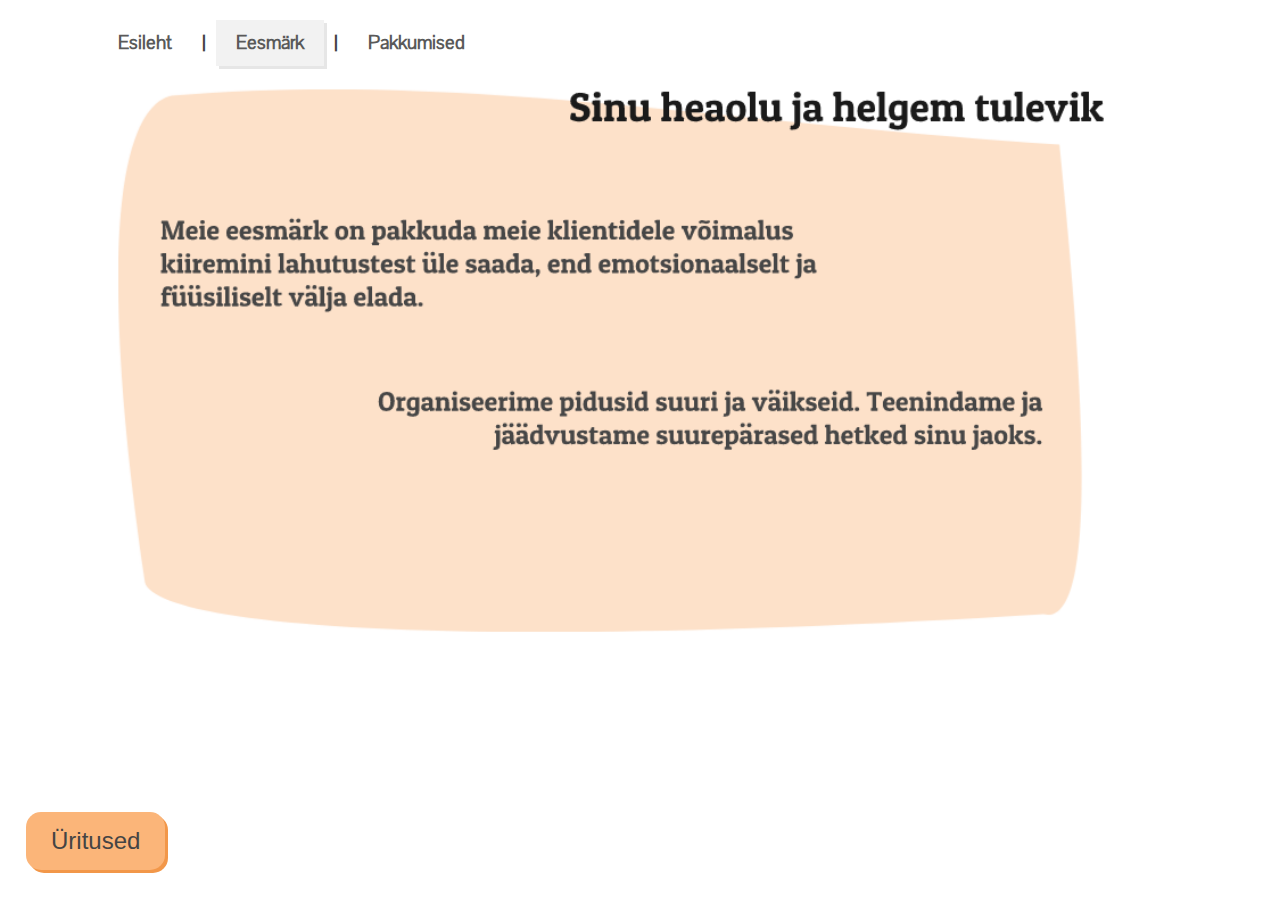
<file: Projekt/eesmark.html>
<!DOCTYPE html>
<html lang="EE">


<head>
    <meta charset="utf-8">
    <meta name="viewport" content="width=device-width, initial-scale=1.0">
    <title>Eesm&aumlrk</title>
</head>



<body>

<header>
    <ul class="nav">
        <li class="nav-item">
			<a href="index.html" >Esileht</a>
		</li>
		<li>|</li>
        <li class="nav-link active">
			<a href="eesmark.html">Eesm&auml;rk</a>
		</li>
		<li>|</li>
        <li class="nav-item"><a href="pakkumised.html">Pakkumised</a></li>
    </ul>
</header>
<main>
  <div class="pilt">
		<img src="taust2.png"  style="max-width:100%">
		<div class="bottom-left">
			<button class="button">&Uuml;ritused</button>
		</div>

   </div>
   
		
</main>

</body>

</html>
<link rel="stylesheet" href="style.css">
</file>
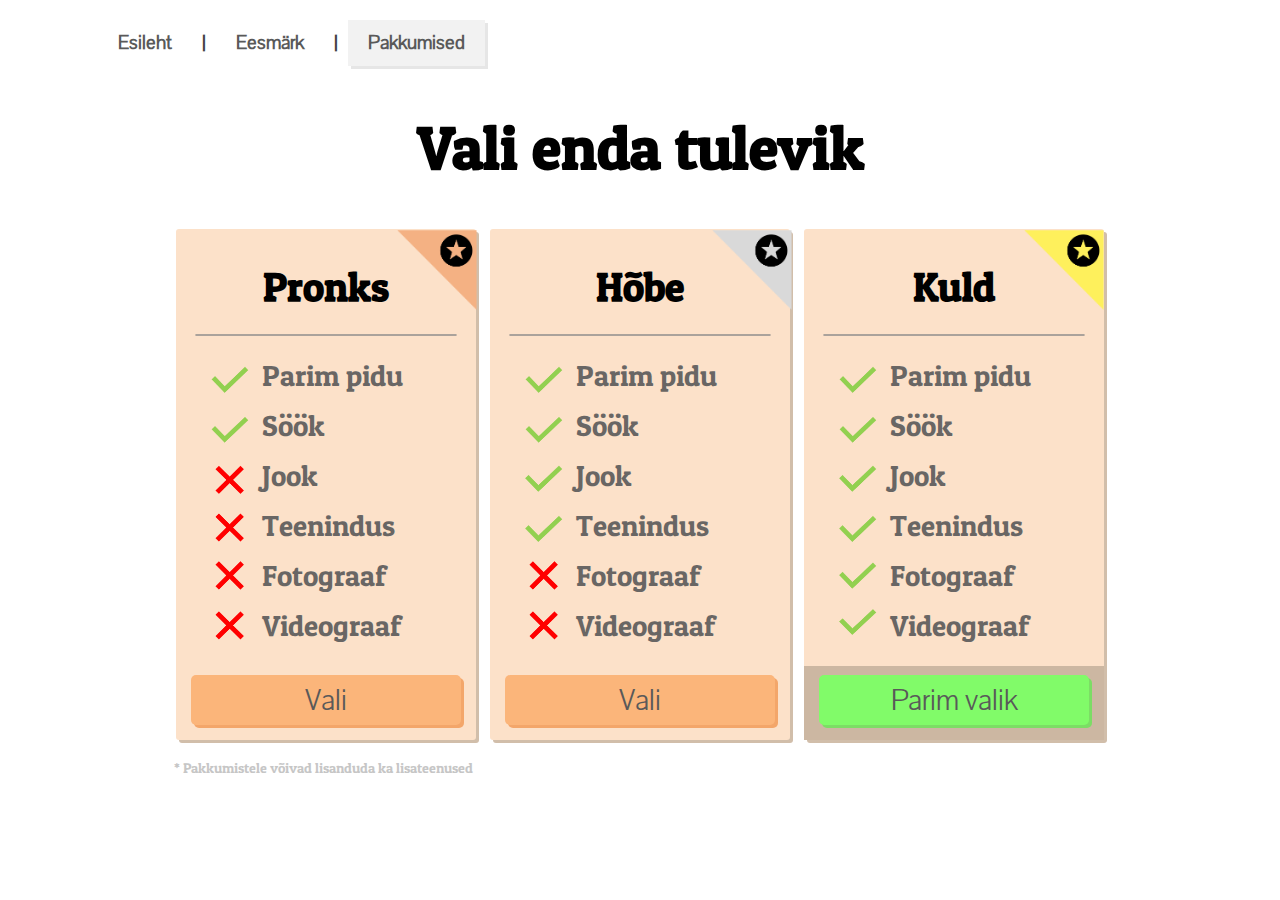
<file: Projekt/pakkumised.html>
<!DOCTYPE html>
<html lang="EE">


<head>
    <meta charset="utf-8">
    <meta name="viewport" content="width=device-width, initial-scale=1.0">
    <title>Pakkumised</title>
</head>



<body>

<header>
    <ul class="nav">
        <li class="nav-item"><a href="index.html" >Esileht</a></li>
        <li>|</li>

        <li class="nav-item"><a href="eesmark.html">Eesm&auml;rk</a></li>
        <li>|</li>

        <li class="nav-link active"><a href="pakkumised.html">Pakkumised</a></li>
    </ul>
</header>
<main class="offers-main">
    <div class="offers">
        <div class="offers-subject">
            <H1>Vali enda tulevik</H1>
        </div>

        <div class="offers-body">
            <div class="offers-bronze">
                <div class="offers-bronze-subject">
                    <h2>Pronks</h2>
           
                </div>
                <hr class="line">
                <div class="offers-bronze-body">
                    <ul>
                        <li>Parim pidu</li>
                        <li>Söök</li>
                        <li>Jook</li>
                        <li>Teenindus</li>
                        <li>Fotograaf</li>
                        <li>Videograaf</li>
                    </ul>
                </div>
                <div class="offers-bronze-button">
                    <button class="button">Vali</button>
                </div>
            </div>

            <div class="offers-silver">
                <div class="offers-silver-subject">
                    <h2>Hõbe</h2>
                </div>
                <hr class="line">
                <div class="offers-silver-body">
                    <ul>
                        <li>Parim pidu</li>
                        <li>Söök</li>
                        <li>Jook</li>
                        <li>Teenindus</li>
                        <li>Fotograaf</li>
                        <li>Videograaf</li>
                    </ul>
                </div>
                <div class="offers-silver-button">
                    <button class="button">Vali</button>
                </div>
            </div>

            <div class="offers-gold">
                <div class="offers-gold-subject">
                    <h2>Kuld</h2>
                </div>
                <hr class="line">
                <div class="offers-gold-body">
                    <ul>
                        <li>Parim pidu</li>
                        <li>Söök</li>
                        <li>Jook</li>
                        <li>Teenindus</li>
                        <li>Fotograaf</li>
                        <li>Videograaf</li>
                    </ul>
                </div>
                <div class="offers-gold-button">
                    <button class="button">Parim valik</button>
                </div>

            </div>

        </div>
        <div class="offers-bottom">
                    <p>* Pakkumistele võivad lisanduda ka lisateenused</p>
        </div>


    </div>

  <style>
   taust {
    max-width: 100%; 
    float: left; 
    margin: 0 0 0 3.5%; 
    border-radius: 5px;
    padding: 2%; 
   }
  </style>

</main>

</body>

</html>
<link rel="stylesheet" href="style.css">
</file>
<file: style.css>
@import url("https://fonts.googleapis.com/css?family=Newsreader:400,400i,700,700i|Roboto:300,300i,400,400i&subset=latin-ext");

/*HEADER*/

header .header-banner {
    width: 100%;
    height: calc(100vh - 500px);
    background-image: url("img/header.png");
    background-repeat: no-repeat;
    background-position: center;
    background-size: cover;
    display: table;
}

header .logo {
    vertical-align: middle;
    text-align: center;
    padding: 20px 0 20px 0;
}



header h1 {
    font-family: "Newsreader, serif;
    font-weight: 700;
    /*font-style: italic;*/
    font-size: 60px;
    color: #aac;
    line-height: 70px;
    text-transform: uppercase;
    text-shadow: 2px 2px 8px #000;
}

header h2 {
    font-family: "Roboto", sans-serif;
    font-weight: 300;
    font-size: 15px;
    letter-spacing: 5px;
    color: #88a;
    text-transform: uppercase;
}

header nav ul {
    display: block;
    margin: 0 auto;
    text-align: center; /*IE*/
    width: fit-content;
}

header nav ul li {
    display: inline-block;
    padding: 16px 16px;
}

header nav ul li a {
    font-family: "Roboto", sans-serif;
    font-weight: 400;
    font-size: 18px;
    letter-spacing: 3px;
    color: #172029;
    text-transform: uppercase;
    text-decoration: none; 
}

@media only screen and (min-width: 950px) {
    
    header .header-banner {
        height: calc(100vh - 400px);
    }
    
    header h1 a {
        font-size: 80px;
    }
    
    header h2 {
        font-size: 24px;
        margin-top: 20px;
    }
    
    header nav ul li {
        padding: 16px 42px;
    }
    
}


/*MAIN - GALLERY*/

hr {
    color: #77A;
    border-width: 2px;
    width: 30%;
    margin: 0 auto;
    margin-bottom: 5px;
} 

.meist {
    display: flex;
    flex-flow: row wrap;
    display: -webkit-flex;
    -webkit-flex-flow: row wrap; 
    display: -moz-flex;
    justify-content: space-between;
    align-items: center;
    padding: 20px 0 20px 0;
}
.meist-header {
    font-family: "Newsreader", serif;
    font-weight: 700;
    font-size: 20px;
    letter-spacing: 2px;
    line-height: 20px;
    color: #77A;
    text-align: justify;
    justify-content: center;
}

.meist-text {
    font-family: "Newsreader", serif;
    font-weight: 100;
    font-size: 18px;
    letter-spacing: 2px;
    line-height: 20px;
    color: #77A;
    text-align: justify;
    justify-content: center;
}
.gallery-h2 {
    font-family: "Newsreader", sans-serif;
    font-weight: 600;
    font-size: 28px;
    letter-spacing: 2px;
    padding: 10px;
    color: #3a383d;
    text-transform: uppercase;
    text-align: center;
    
}

.gallery-links {
    display: flex;
    flex-flow: row wrap;
    display: -webkit-flex;
    -webkit-flex-flow: row wrap; 
    display: -moz-flex;
    -moz-flex-flow: row wrap;
    justify-content: center;
}

.gallery-image {
    -webkit-flex-basis: 300px; /*kuigi uuematel brauseri versioonidel peaks ka prefiksiteta töötama*/
    -moz-flex-basis: 300px;
    flex-basis: 300px;
    margin: 10px;
    
    position: relative;
    text-align: center;
}

.post-header {
    font-family: "Roboto", sans-serif;
    font-weight: 700;
    font-size: 22px;
    letter-spacing: 3px;
    line-height: 24px;
    color: #fff;
    text-transform: uppercase;
    text-shadow: 3px 3px 9px #111;
    
    position: absolute;
    top: 50%;
    left: 50%;
    transform: translate(-50%, -50%);
}

.gallery-image img {
    width: 100%;
}


/*FOOTER*/

footer {
    width: calc(100% - 80px);
    padding: 40px 40px;
    margin-top: 20px;
    background-color: #bbb;
    overflow: hidden; 
}

footer ul {
    width: fit-content;
    float: left;
    padding-left: 0px;
}

footer ul li {
    display: block;
    padding: 0 0 10px 0;
}

footer ul li p {
    font-family: "Roboto", sans-serif;
    font-weight: 300;
    font-size: 18px;
    letter-spacing: 2px;
    color: #fff;
    text-transform: uppercase;
}

footer ul li a {
    font-family: "Newsreader", sans-serif;
    font-weight: 400;
    font-size: 18px;
    letter-spacing: 3px;
    color: #fff;
    text-transform: uppercase;
    text-decoration: none;
}

.disclaimer {
    display: none;
}

.footer-sm {
    width: 32px;
    float: right;
}

.footer-sm img {
    width: 100%;
    margin-bottom: 10px;
}

.round {
    border-radius: 50%; 
    box-shadow: 0 0 0 3px green, 0 0 13px #333; /* Параметры теней */
}
</file>
<file: KT2/custom.css>
.lnr {
    display: inline-block;
    fill: currentColor;
    width: 1em;
    height: 1em;
    vertical-align: -0.05em;
    stroke-width: 2;
}

.lnr-cart {
    width: 1.5em;
    height: 1.5em;
}

.lnr-magnifier {
    color: #000000;   
}

.navbar-nav li {
    margin-right: 3em;
}

section {
    margin-top: 40px;
}

.h {
    text-align: center;
}

.card-body {
    align-content: center;
}

footer {
    margin-top: 60px;
    padding: 5em;
}

.footer-sm {
    width: 32px;
    float: right;
}

.footer img {
    width: 100%;
    margin-bottom: 10px;
}
</file>
<file: Projekt/style.css>
@import url('https://fonts.googleapis.com/css2?family=Patua+One&display=swap');

@import url('https://fonts.googleapis.com/css2?family=Pavanam&display=swap');

h1 {
    font-family: 'Patua One', serif;
    font-size: 48px;
    color: #444444;
}

h3 {
    font-family: 'Pavanam', serif;
    font-size: 36px;
    color: #595959;

}

body {
    font-family: 'Pavanam', serif;
    font-size: 20px;

}

.nav {
    display: flex;
    justify-content: left;
    flex-flow: row nowrap;
	align-items: center;
    
}


.nav li {
    display: flex;
    padding: 0 10px;
	border:none;
	font-weight: 600;
    outline: none;
    color: #444444;	
}

.nav-link{

    background-color: #F2F2F2;
    box-shadow: 3px 3px 0 #E6E6E6;
}

.nav-item {

}


a {
    display: flex;
    padding: 10px;
    text-decoration: none;
    color: #595959
}


body {
    padding-right: 50px;
    padding-left: 50px;
    min-width:600px;
}

.flex-container {
    display: flex;
    flex-flow: row wrap;
    padding: 0;
    margin: 0;
    list-style: none;
    align-items: flex-end;

}

.flex-img {
    flex: 1 1 40em;
}

.flex-text {
    flex: 2 2 20em;
}

img {
    display: inline-block;
    width: 100%;
    height: auto;
}


.btn-group {
    display: flex;
    flex-flow: column wrap;
    padding-top: 50px;
    align-items: flex-end;
    color: dimgray;
    cursor: pointer;
}

.btn-group a {
    text-decoration: none;

}

.button {
    position: relative;
    display: inline-flex;
    padding: 15px 25px;
    font-size: 24px;
    cursor: pointer;
    text-align: center;
    text-decoration: none;
    outline: none;
    color: #444444;
    background-color: #fbb579;
	border-width:0px;
    border-radius: 15px;
    box-shadow: 3px 3px 0 #f29749;
	margin: 10px;
}
.button:hover {
	background-color:#90EE90;
    border-style:solid;
    border-width:5px;
	 border-color:gray;
}

pilt {
	margin-top:20px;
	position: relative;
	text-align: center;
	color: white;
	padding:10px;
}
.top-right {
	position: absolute;
	top: 20px;
	right: 16px;
}
.bottom-right {
	position: absolute;
	bottom: 0px;
	right: 16px;
}
.bottom-left {
	position: absolute;
	bottom: 20px;
	left: 16px;
}
/* pakkumised */



.offers-subject {
    margin-bottom: 45px;
    margin-top: 45px;
}
.offers h1 {
    display: flex;
    justify-content: center;
    color: black;
    font-size: 60px;
    
}

.offers h2 {
    font-family: 'Patua One', serif;
    font-size: 40px;
    color: black;
    position: relative;
}


.offers ul {
    font-family: 'Patua One', serif;
    font-size: 26px;
    color: #696664;
    list-style-type: none;
    margin: 0;
    padding-left:.1em;
    margin-bottom: 15px;
}
.offers li {
    font-size: 1.1em;
    margin-bottom: 1em;
    margin-left: 5em;
    text-align: left;
    margin: 0;
    padding-left: 2.9em;
    position: relative;
    line-height: 50px;
}


.offers-body {
    display: flex;
    justify-content: center;
    flex-direction: row;
}

.offers-bronze, .offers-silver, .offers-gold {
    border-radius: 3px;
    background-color: #fce1c9;
    box-shadow: 3px 3px 0  #d1beaa;
    display: flex;
    flex-direction: column;
    justify-content: center;
}
.offers-silver {
    margin: 0 .7em 0 .7em;
}

.offers-bronze-subject, .offers-silver-subject, .offers-gold-subject {
    display: flex;
    justify-content: center;
}

.offers-bronze-button, .offers-silver-button, .offers-gold-button{
    display: flex;
    justify-content: center;
    
     
}
.offers-gold-button{
    background-color: #ccb7a2;
}
.offers .button {

    font-size: 30px;
    text-decoration: none;
    outline: none;
    color: #444444;
    background-color: #81fb69;
    border: none;
    border-radius: 5px;
    box-shadow: 3px 3px 0  #7cdd65;
    height: 50px;
    width: 270px;
    margin: .3em .5em .5em .5em;
    display: flex;
    align-items: center;
    justify-content: center;
    font-family: 'Pavanam', serif;
    color: #595959;
}

.offers-bronze-button .button, .offers-silver-button .button {
    background-color: #fbb57a;
    box-shadow: 3px 3px 0  #f3a66a;
}

.line {
    border: .9px solid;
    border-radius: 20px;
    color: #aaa29b;
    width: 260px;
    margin-top: -10px;
    margin-bottom: 15px;
    position: relative;
}

.offers-bronze h2:before {
    content: '';
    left: 134px;
    position: absolute;
    width: 80px;
    height: 80px;
    background-image: url('./corner_bronze.png');
    background-size: contain;
    margin-right: .5em;
    margin-top: -.8em;
   
}
.offers-silver h2:before {
    content: '';
    left: 116px;
    position: absolute;
    width: 80px;
    height: 80px;
    background-image: url('./corner_silver.png');
    background-size: contain;
    margin-right: .5em;
    margin-top: -.8em;
   
}
.offers-gold h2:before {
    content: '';
    left: 111px;
    position: absolute;
    width: 80px;
    height: 80px;
    background-image: url('./corner_gold.png');
    background-size: contain;
    margin-right: .5em;
    margin-top: -.8em;
   
}

.offers-bronze button:before {
    content: '';
    left: 1px;
    position: absolute;
    width: 55px;
    height: 420px;
    background-image: url('./ticks_bronze.png');
    background-repeat: no-repeat;
    background-size: 39px;
    margin-left: .6em;
    margin-top: -8.7em; 
}
.offers-silver button:before {
    content: '';
    left: 1px;
    position: absolute;
    width: 55px;
    height: 420px;
    background-image: url('./ticks_silver.png');
    background-repeat: no-repeat;
    background-size: 39px;
    margin-left: .6em;
    margin-top: -8.7em; 
}
.offers-gold button:before {
    content: '';
    left: 1px;
    position: absolute;
    width: 55px;
    height: 420px;
    background-image: url('./ticks_gold.png');
    background-repeat: no-repeat;
    background-size: 39px;
    margin-left: .6em;
    margin-top: -8.7em; 
}
.offers-bottom {
    display: flex;
    justify-content: center;
    margin-left: -45.2em;
    font-size: 14px;
    color: #c6c6c6;
    font-family: 'Patua One', serif;
    margin-top: 5px;
}
.offers .button:hover {
	background-color:#90EE90;

}

@media (max-width: 900px){
    
.offers-body {
        display: flex;
        justify-content: center;
        align-items: center;
        flex-direction: column;
    }
.offers-bronze, .offers-silver, .offers-gold {
    height: 511.38px;
    width: 300px;
    margin: 1em 0 0 0;
    display: flex;
    justify-content: center;
}
.offers-bottom {
    display: flex;
    justify-content: center;
    align-items: center;
    margin-left: -.4em;
}
.offers h1 {
    font-size: 40px;
    margin-top: 2em; 
}
.offers-main {
position: absolute;
top: 100%;
left: 50%;
transform: translate(-50%, -50%)
}  
}
</file>
<file: YL6/style.css>
@import url('https://fonts.googleapis.com/css2?family=PT+Sans:wght@400;700&family=PT+Serif:ital,wght@0,400;0,700;1,400&display=swap');

/*
font-family: 'PT Sans', sans-serif;
font-family: 'PT Serif', serif;
*/

section, div {
    padding: 15px;
}

hr {
    padding-top: 20px;
}

h3 { 
    font-family: 'PT Serif', serif;
    font-size: 18px;
    margin: 2px;    
}

.box {
    padding: 5px;
    margin-left: 20px;
}


p, label, form, legend {
    font-family: 'PT Serif', serif;
    font-size: 14px;
    margin: 2px;
}

#form {
    font-family: 'PT Serif', serif;
    font-size: 14px;
    display: flex;
    justify-content: center;
    align-items: center;
}

#input-field label {
  display: inline-block;
  width: 115px;
  text-align: right;
}

#dropdown {
    margin-left: 30px;
    padding: 5px;
}

.hind {
    float: right;
}

#calc {
    margin-left: 25px;
}

#clock {
    margin-top: 15px;
    margin-bottom: 20px;
    display: flex;
    justify-content: center;
    align-items: center;
    font-size: 50px;
    font-family: 'PT Serif', serif;
    letter-spacing: 3px;
	background-color:white;
	color:red;

}

input[type=submit] {
    background-color: #008000;
    color: #FFF;
    border-radius: 15px;
    border: none;
    font-family: 'PT Serif', serif;
    font-size: 24px;
    font-weight: 600;
    padding: 16px 32px;
    text-decoration: none;
    margin: 4px 2px;
    cursor: pointer;
}

#map {
    position: relative;
    width: 1000px;
    height: 300px;
    margin: auto;
}

// siin on minu looming)
.rbtn {
    padding: 5px;
    margin-left: 20px;
}


#form-radiobox{
	align-items: center;
	text-align: center;
}

legend {    
	font-family: 'PT Serif', serif;
    font-size: 14px;
	font-weight: bold;
	text-align: center;
}
</file>
